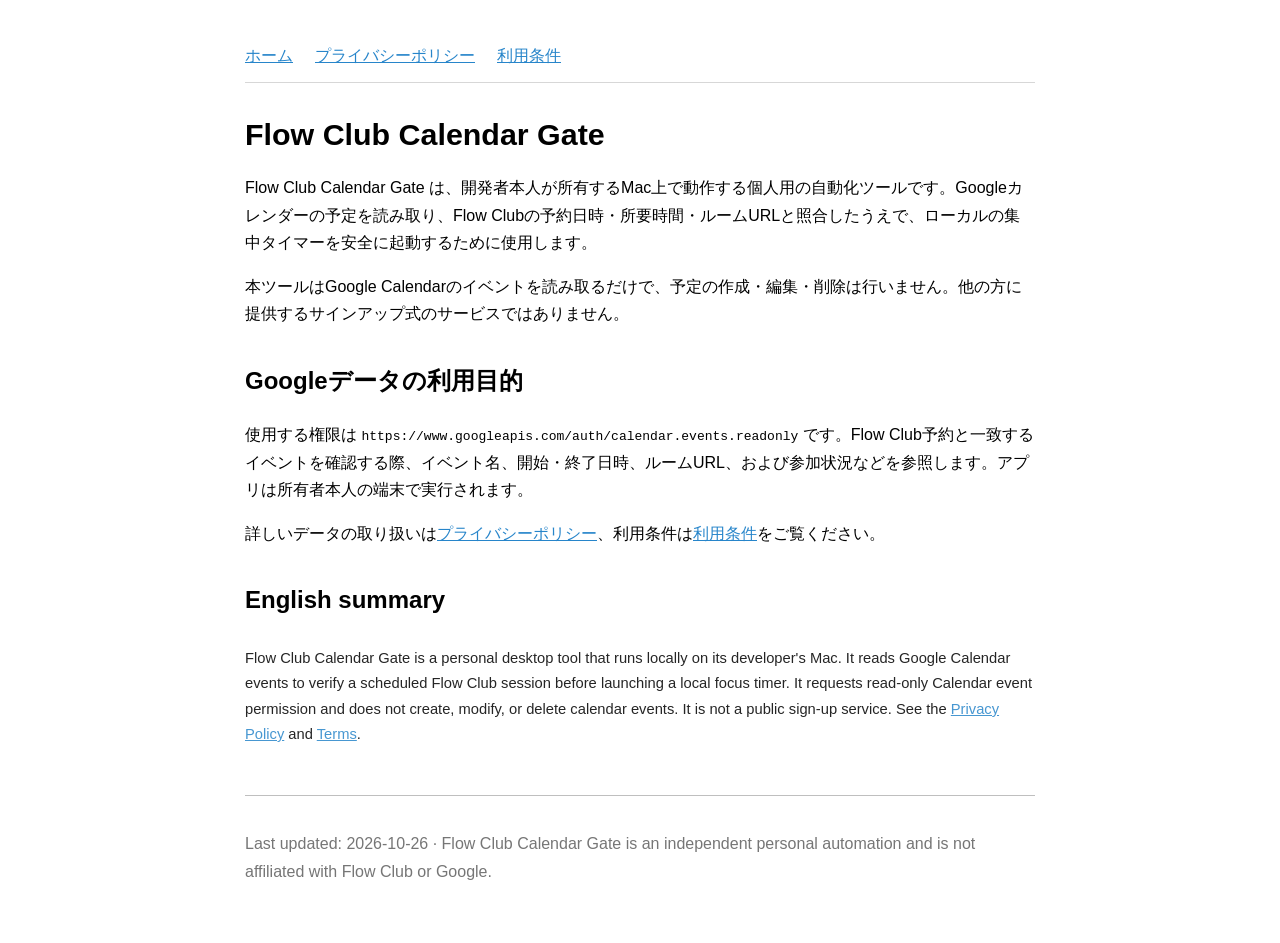
<file: index.html>
<!doctype html><html lang="ja"><head><meta charset="utf-8"><meta name="viewport" content="width=device-width, initial-scale=1"><title>Flow Club Calendar Gate — アプリ情報</title><link rel="stylesheet" href="styles.css"><meta name="description" content="Flow Club Calendar Gate の機能、Google Calendarの利用範囲、プライバシーポリシー"></head><body><nav aria-label="サイト内ナビゲーション"><a href="./">ホーム</a><a href="privacy.html">プライバシーポリシー</a><a href="terms.html">利用条件</a></nav><main><h1>Flow Club Calendar Gate</h1><p>Flow Club Calendar Gate は、開発者本人が所有するMac上で動作する個人用の自動化ツールです。Googleカレンダーの予定を読み取り、Flow Clubの予約日時・所要時間・ルームURLと照合したうえで、ローカルの集中タイマーを安全に起動するために使用します。</p><p>本ツールはGoogle Calendarのイベントを読み取るだけで、予定の作成・編集・削除は行いません。他の方に提供するサインアップ式のサービスではありません。</p><h2>Googleデータの利用目的</h2><p>使用する権限は <code>https://www.googleapis.com/auth/calendar.events.readonly</code> です。Flow Club予約と一致するイベントを確認する際、イベント名、開始・終了日時、ルームURL、および参加状況などを参照します。アプリは所有者本人の端末で実行されます。</p><p>詳しいデータの取り扱いは<a href="privacy.html">プライバシーポリシー</a>、利用条件は<a href="terms.html">利用条件</a>をご覧ください。</p><h2>English summary</h2><p class="lang" lang="en">Flow Club Calendar Gate is a personal desktop tool that runs locally on its developer's Mac. It reads Google Calendar events to verify a scheduled Flow Club session before launching a local focus timer. It requests read-only Calendar event permission and does not create, modify, or delete calendar events. It is not a public sign-up service. See the <a href="privacy.html">Privacy Policy</a> and <a href="terms.html">Terms</a>.</p></main><footer><p>Last updated: 2026-10-26 · Flow Club Calendar Gate is an independent personal automation and is not affiliated with Flow Club or Google.</p></footer></body></html>
</file>
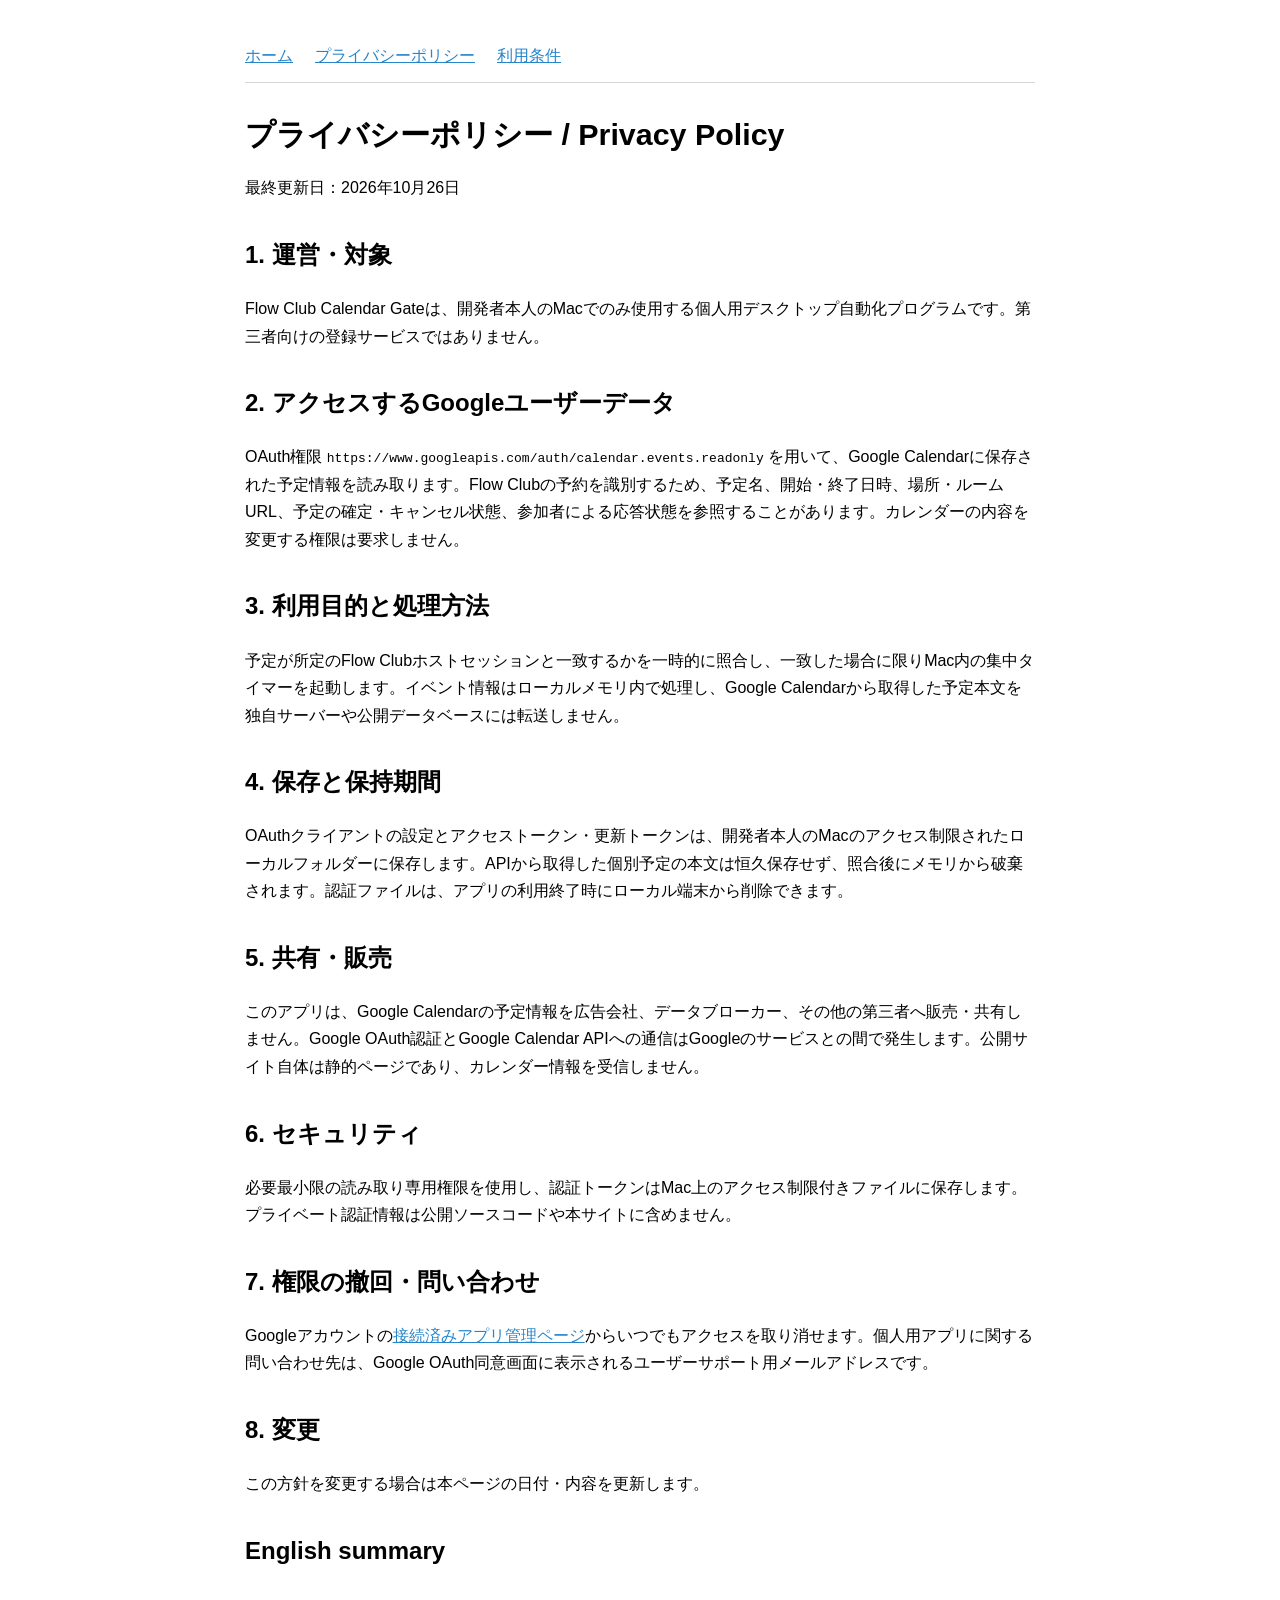
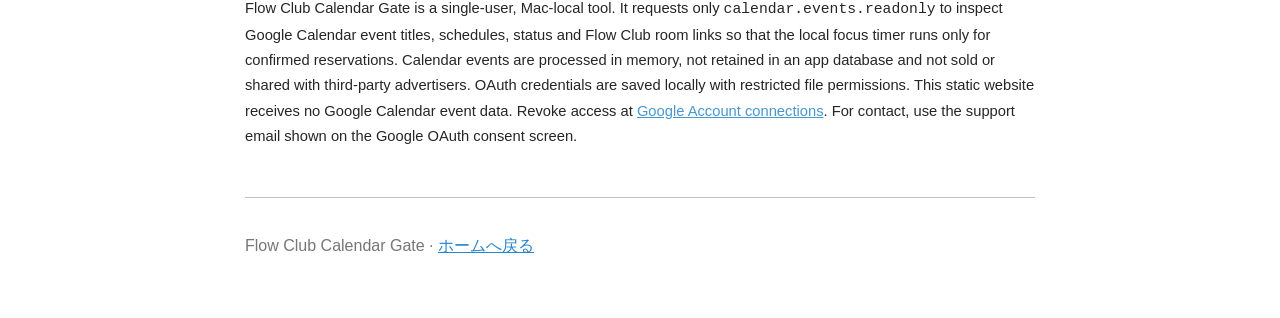
<file: privacy.html>
<!doctype html><html lang="ja"><head><meta charset="utf-8"><meta name="viewport" content="width=device-width, initial-scale=1"><title>プライバシーポリシー — Flow Club Calendar Gate</title><link rel="stylesheet" href="styles.css"></head><body><nav><a href="./">ホーム</a><a href="privacy.html">プライバシーポリシー</a><a href="terms.html">利用条件</a></nav><main><h1>プライバシーポリシー / Privacy Policy</h1><p>最終更新日：2026年10月26日</p><h2>1. 運営・対象</h2><p>Flow Club Calendar Gateは、開発者本人のMacでのみ使用する個人用デスクトップ自動化プログラムです。第三者向けの登録サービスではありません。</p><h2>2. アクセスするGoogleユーザーデータ</h2><p>OAuth権限 <code>https://www.googleapis.com/auth/calendar.events.readonly</code> を用いて、Google Calendarに保存された予定情報を読み取ります。Flow Clubの予約を識別するため、予定名、開始・終了日時、場所・ルームURL、予定の確定・キャンセル状態、参加者による応答状態を参照することがあります。カレンダーの内容を変更する権限は要求しません。</p><h2>3. 利用目的と処理方法</h2><p>予定が所定のFlow Clubホストセッションと一致するかを一時的に照合し、一致した場合に限りMac内の集中タイマーを起動します。イベント情報はローカルメモリ内で処理し、Google Calendarから取得した予定本文を独自サーバーや公開データベースには転送しません。</p><h2>4. 保存と保持期間</h2><p>OAuthクライアントの設定とアクセストークン・更新トークンは、開発者本人のMacのアクセス制限されたローカルフォルダーに保存します。APIから取得した個別予定の本文は恒久保存せず、照合後にメモリから破棄されます。認証ファイルは、アプリの利用終了時にローカル端末から削除できます。</p><h2>5. 共有・販売</h2><p>このアプリは、Google Calendarの予定情報を広告会社、データブローカー、その他の第三者へ販売・共有しません。Google OAuth認証とGoogle Calendar APIへの通信はGoogleのサービスとの間で発生します。公開サイト自体は静的ページであり、カレンダー情報を受信しません。</p><h2>6. セキュリティ</h2><p>必要最小限の読み取り専用権限を使用し、認証トークンはMac上のアクセス制限付きファイルに保存します。プライベート認証情報は公開ソースコードや本サイトに含めません。</p><h2>7. 権限の撤回・問い合わせ</h2><p>Googleアカウントの<a href="https://myaccount.google.com/connections" rel="noopener noreferrer">接続済みアプリ管理ページ</a>からいつでもアクセスを取り消せます。個人用アプリに関する問い合わせ先は、Google OAuth同意画面に表示されるユーザーサポート用メールアドレスです。</p><h2>8. 変更</h2><p>この方針を変更する場合は本ページの日付・内容を更新します。</p><h2>English summary</h2><p class="lang" lang="en">Flow Club Calendar Gate is a single-user, Mac-local tool. It requests only <code>calendar.events.readonly</code> to inspect Google Calendar event titles, schedules, status and Flow Club room links so that the local focus timer runs only for confirmed reservations. Calendar events are processed in memory, not retained in an app database and not sold or shared with third-party advertisers. OAuth credentials are saved locally with restricted file permissions. This static website receives no Google Calendar event data. Revoke access at <a href="https://myaccount.google.com/connections">Google Account connections</a>. For contact, use the support email shown on the Google OAuth consent screen.</p></main><footer><p>Flow Club Calendar Gate · <a href="./">ホームへ戻る</a></p></footer></body></html>
</file>
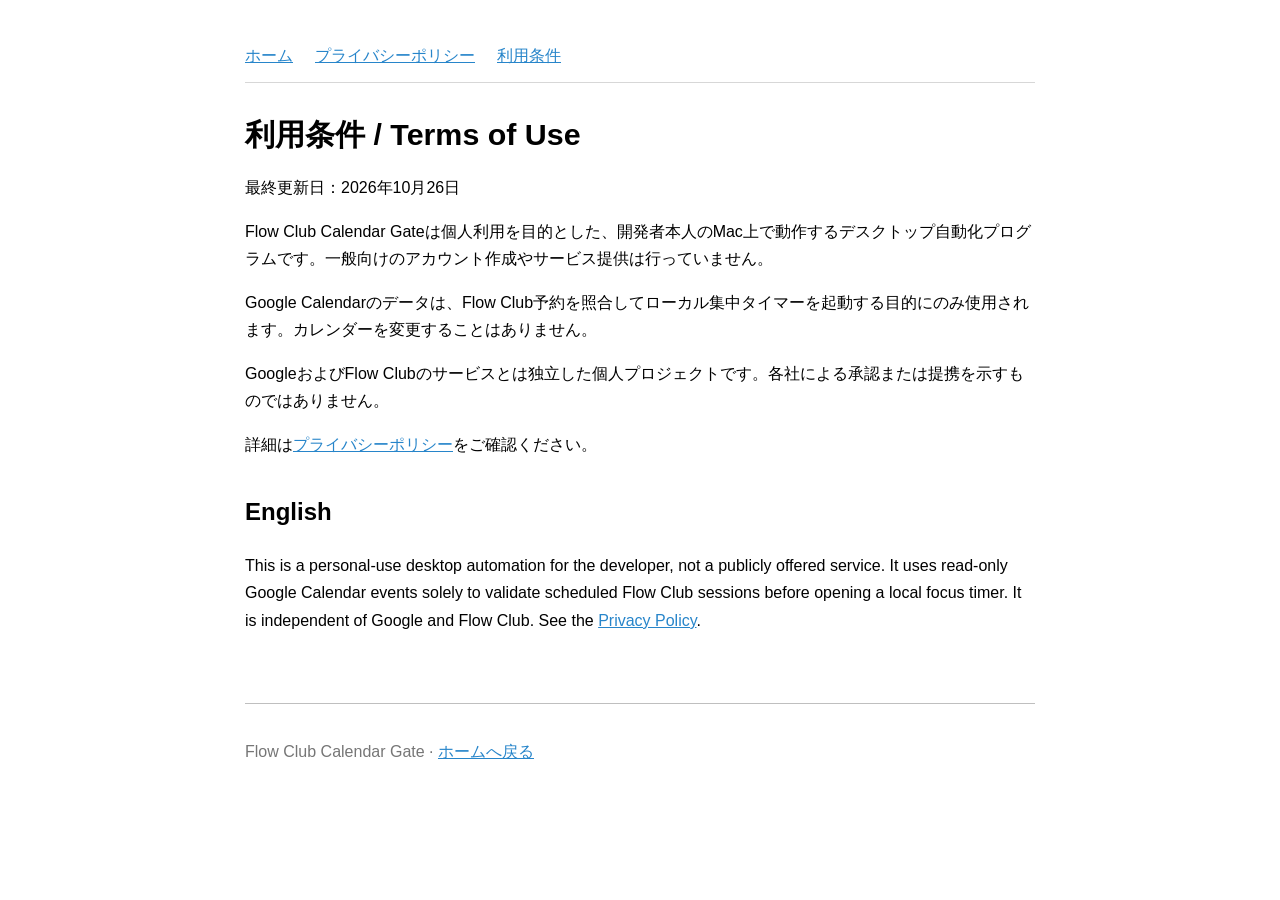
<file: terms.html>
<!doctype html><html lang="ja"><head><meta charset="utf-8"><meta name="viewport" content="width=device-width, initial-scale=1"><title>利用条件 — Flow Club Calendar Gate</title><link rel="stylesheet" href="styles.css"></head><body><nav><a href="./">ホーム</a><a href="privacy.html">プライバシーポリシー</a><a href="terms.html">利用条件</a></nav><main><h1>利用条件 / Terms of Use</h1><p>最終更新日：2026年10月26日</p><p>Flow Club Calendar Gateは個人利用を目的とした、開発者本人のMac上で動作するデスクトップ自動化プログラムです。一般向けのアカウント作成やサービス提供は行っていません。</p><p>Google Calendarのデータは、Flow Club予約を照合してローカル集中タイマーを起動する目的にのみ使用されます。カレンダーを変更することはありません。</p><p>GoogleおよびFlow Clubのサービスとは独立した個人プロジェクトです。各社による承認または提携を示すものではありません。</p><p>詳細は<a href="privacy.html">プライバシーポリシー</a>をご確認ください。</p><h2>English</h2><p lang="en">This is a personal-use desktop automation for the developer, not a publicly offered service. It uses read-only Google Calendar events solely to validate scheduled Flow Club sessions before opening a local focus timer. It is independent of Google and Flow Club. See the <a href="privacy.html">Privacy Policy</a>.</p></main><footer><p>Flow Club Calendar Gate · <a href="./">ホームへ戻る</a></p></footer></body></html>
</file>
<file: styles.css>
:root{color-scheme:light dark;font-family:-apple-system,BlinkMacSystemFont,"Hiragino Kaku Gothic ProN","Noto Sans JP",sans-serif;line-height:1.72}body{max-width:790px;margin:0 auto;padding:42px 24px}nav{display:flex;flex-wrap:wrap;gap:22px;border-bottom:1px solid #aaa7;padding-bottom:12px;margin-bottom:32px}a{color:#2785ca}h1{font-size:1.9rem;line-height:1.3}h2{margin-top:2rem}footer{margin-top:3rem;border-top:1px solid #8888;padding-top:18px;color:#767676}main{min-height:60vh}.lang{font-size:.92rem;opacity:.85;margin:1.6rem 0}code{overflow-wrap:anywhere}
</file>
